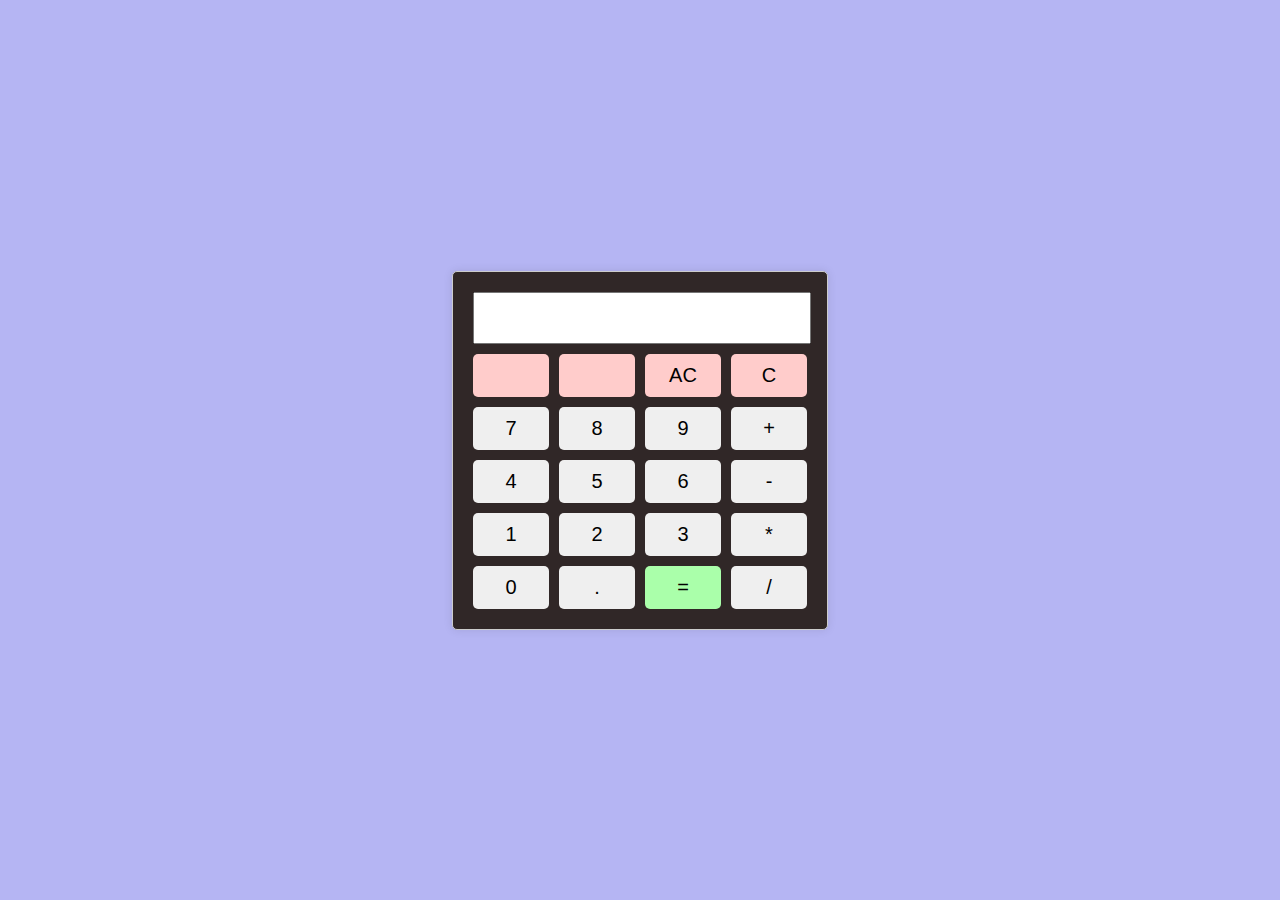
<file: Calculator/index.html>
<!DOCTYPE html>
<html lang="en">
<head>
    <meta charset="UTF-8">
    <meta name="viewport" content="width=device-width, initial-scale=1.0">
    <link rel="stylesheet" href="styles.css">
    <title>Calculator</title>
</head>
<body>
    <div class="calculator">
        
        <input type="text" id="display" readonly>
        
        <div class="buttons">
            <button class="blank"></button>
            <button class="blank"></button>
            <button class="allclear" onclick="allClear()">AC</button>
            <button class="clear" onclick="clear()">C</button>
            <button onclick="appendNumber('7')">7</button>
            <button onclick="appendNumber('8')">8</button>
            <button onclick="appendNumber('9')">9</button>
            <button onclick="appendOperator('+')">+</button>
            <button onclick="appendNumber('4')">4</button>
            <button onclick="appendNumber('5')">5</button>
            <button onclick="appendNumber('6')">6</button>
            <button onclick="appendOperator('-')">-</button>
            <button onclick="appendNumber('1')">1</button>
            <button onclick="appendNumber('2')">2</button>
            <button onclick="appendNumber('3')">3</button>
            <button onclick="appendOperator('*')">*</button>
            <button onclick="appendNumber('0')">0</button>
            <button onclick="appendNumber('.')">.</button>
            <button class="calculate" onclick="calculate()">=</button>
            <button onclick="appendOperator('/')">/</button>
        </div>
    </div>
    <script src="script.js"></script>
</body>
</html>
</file>
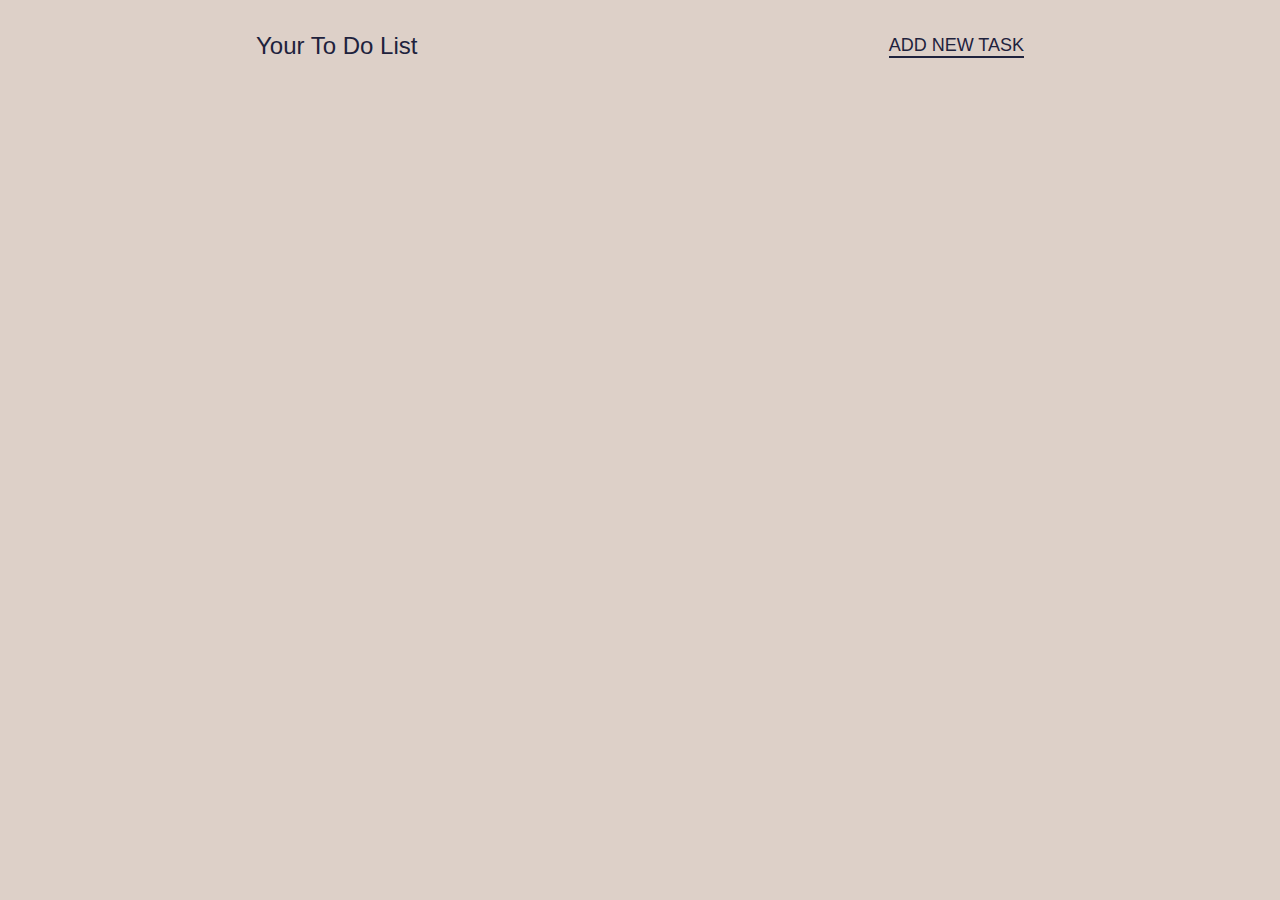
<file: To_Do_List/index.html>
<!DOCTYPE html>
<html lang="en">
  <head>
    <meta charset="UTF-8" />
    <meta http-equiv="X-UA-Compatible" content="IE=edge" />
    <meta name="viewport" content="width=device-width, initial-scale=1.0" />
    <title>A Basic To Do Webapp</title>
    <link rel="apple-touch-icon" sizes="180x180" href="/apple-touch-icon.png">
    <link rel="icon" type="image/png" sizes="32x32" href="/favicon-32x32.png">
    <link rel="icon" type="image/png" sizes="16x16" href="/favicon-16x16.png">
    <link rel="manifest" href="/site.webmanifest">
    <meta name="theme-color" content="#ffffff">
    <link
      href="https://fonts.googleapis.com/icon?family=Material+Icons"
      rel="stylesheet"
    />
    <link rel="stylesheet" href="./style.css" />
  </head>
  <body>
    <main>
      <div class="app">
        <header>
          <h1>Your To Do List</h1>
          <button id="create">Add New Task</button>
        </header>
        <div class="todo-list" id="list"></div>
      </div>
    </main>
    <script src="script.js"></script>
  </body>
</html>
</file>
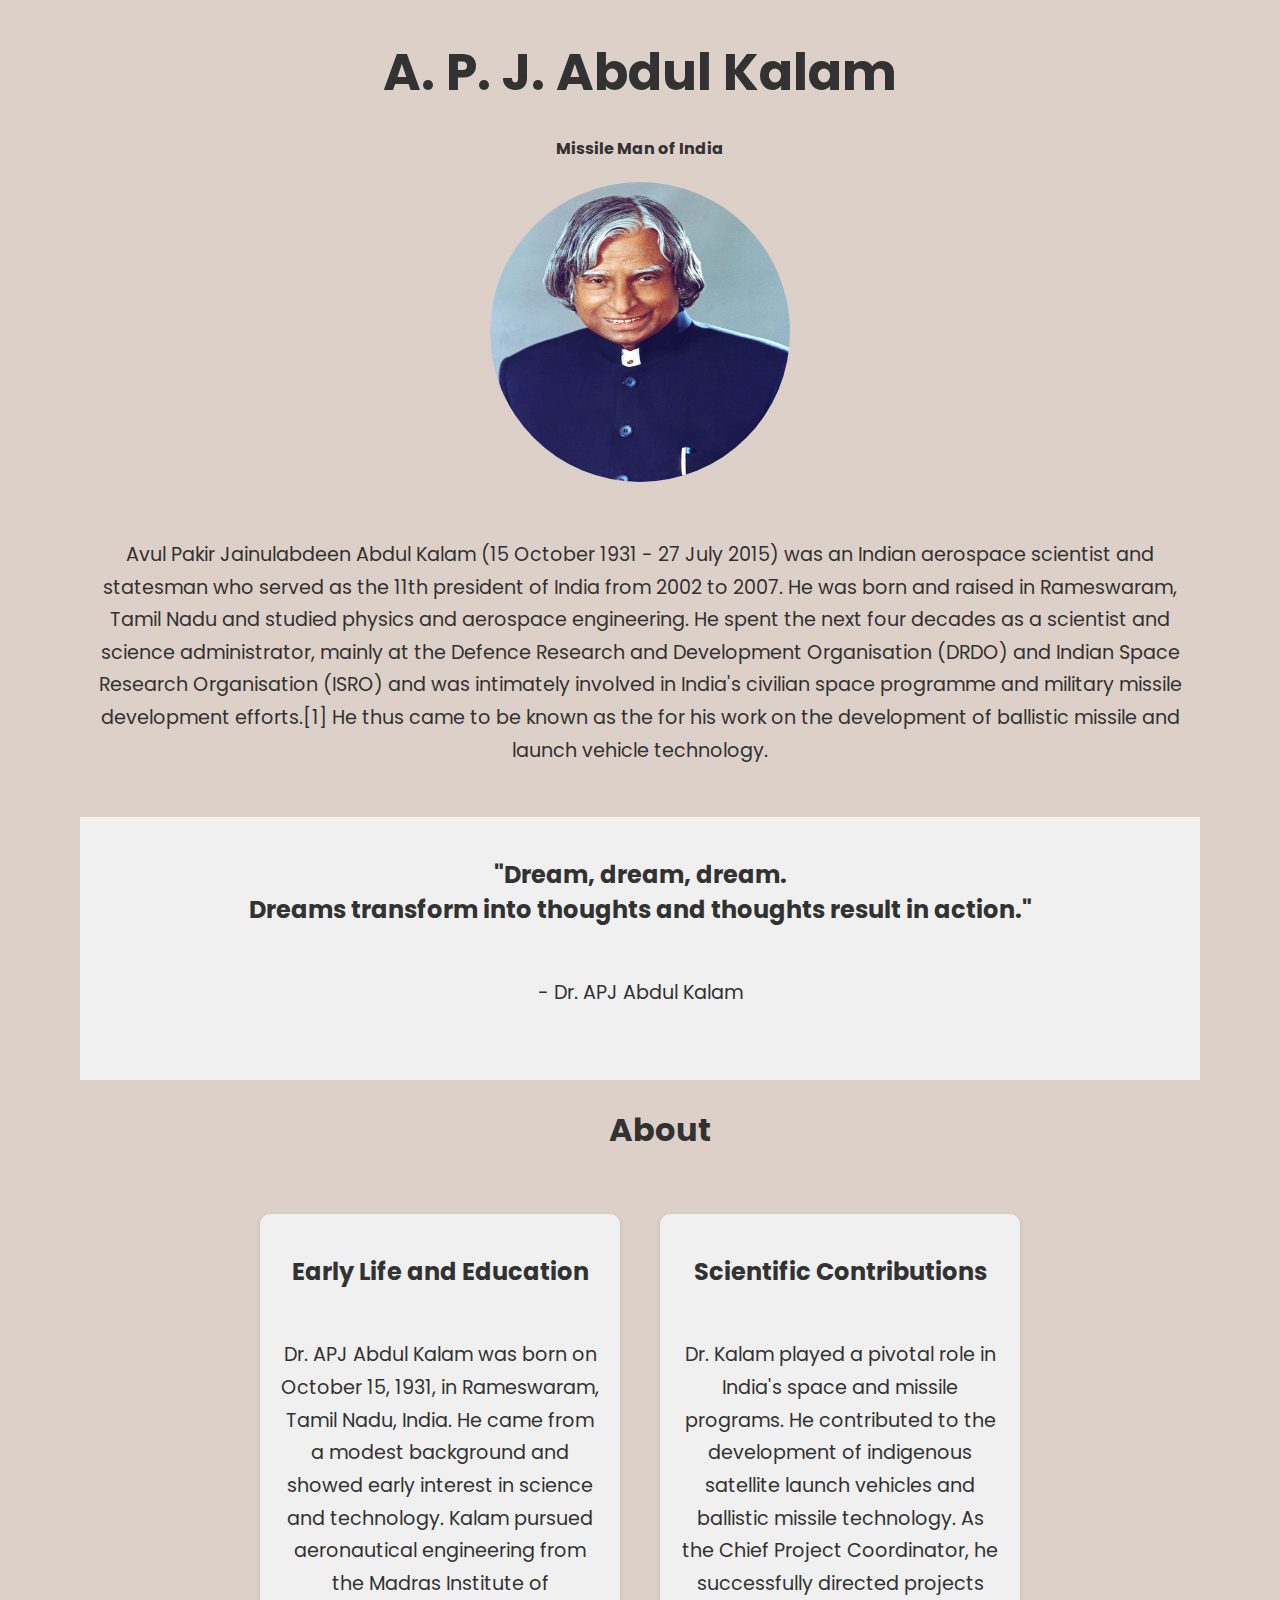
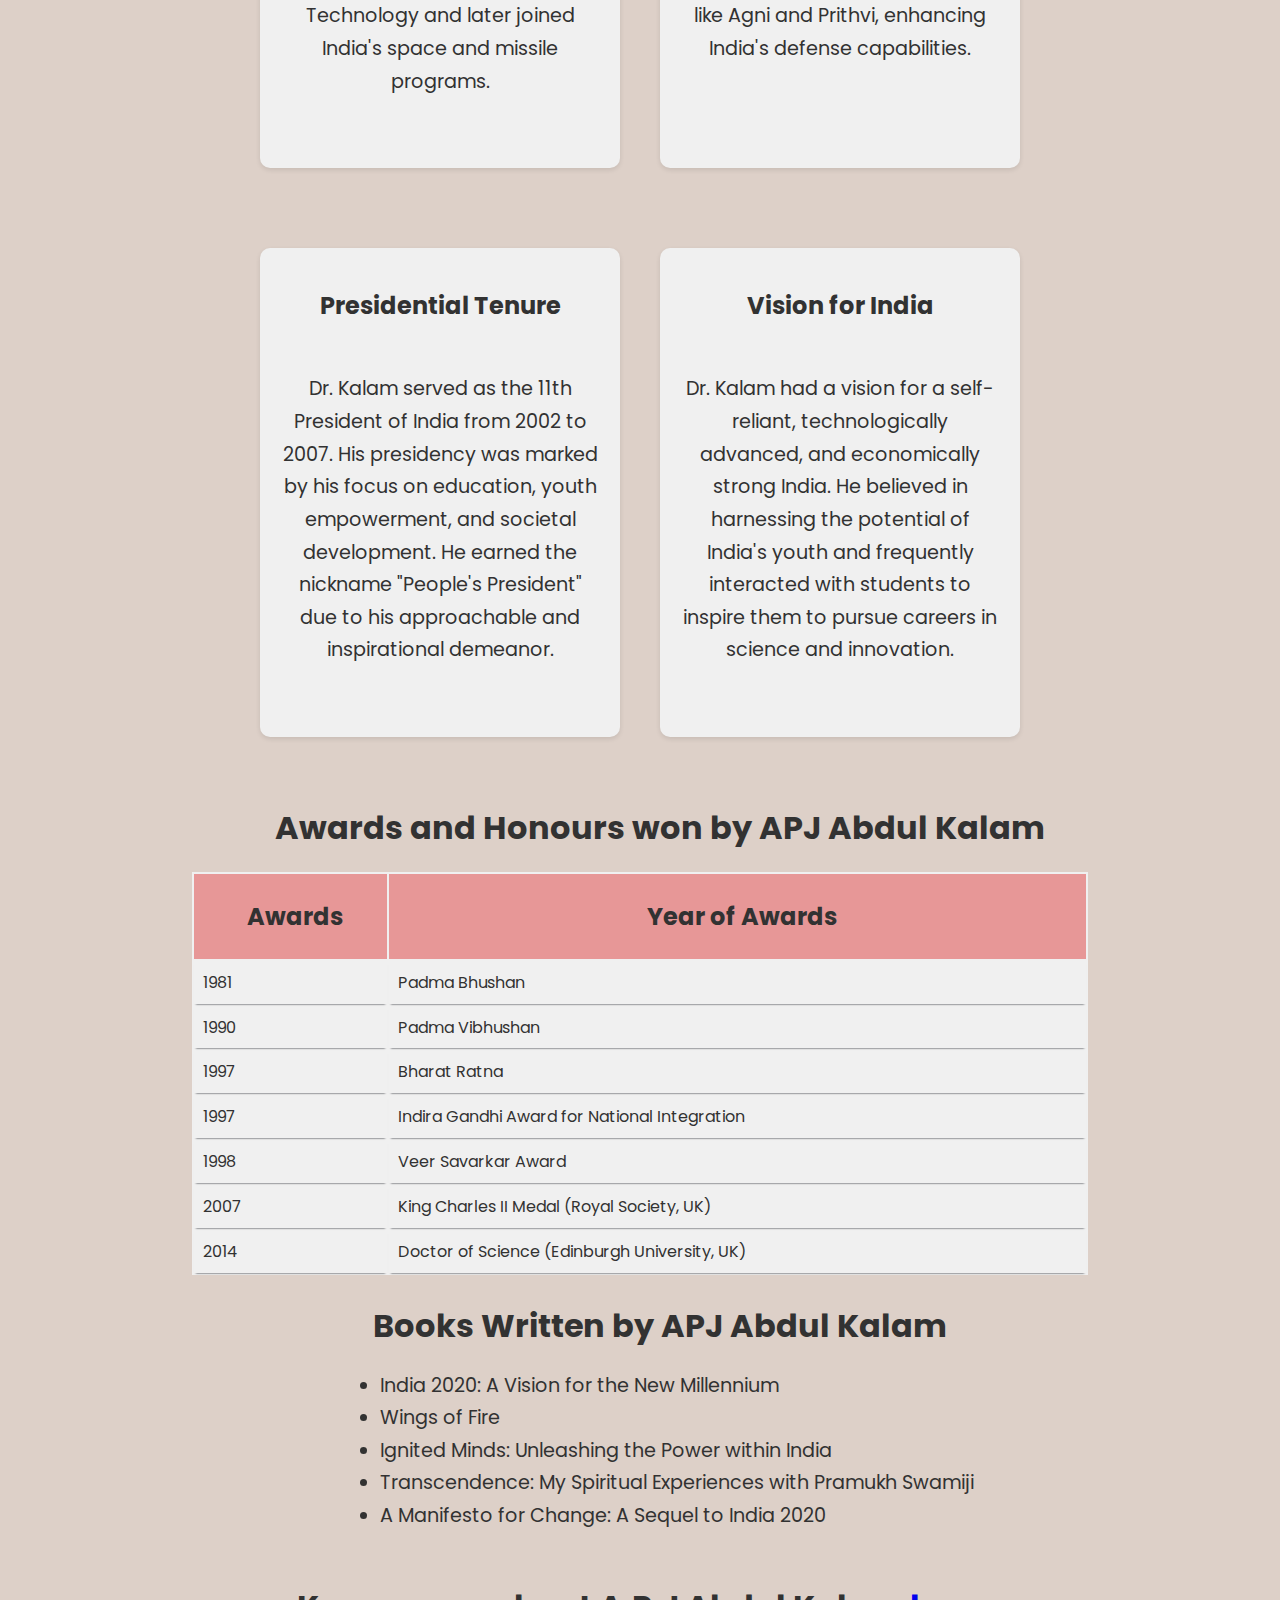
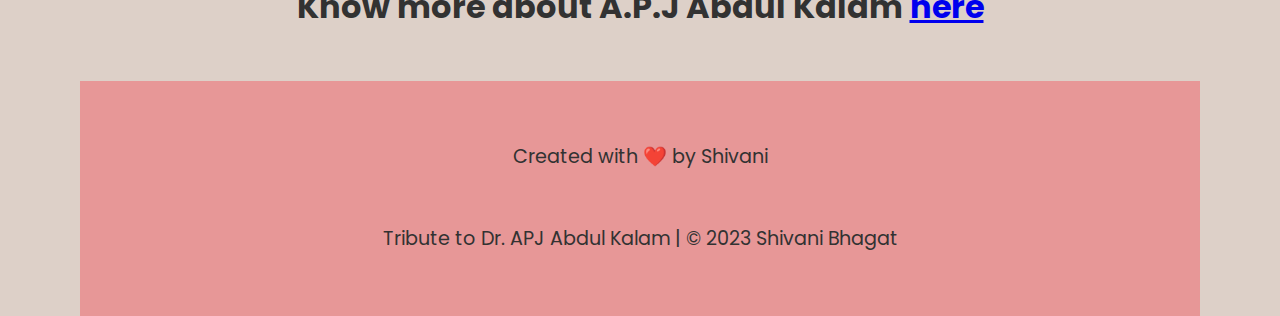
<file: Tribute/index.html>
<!DOCTYPE html>
<html lang="en" dir="ltr">

<head>
  <meta charset="utf-8">
  <title>APJ Abdul Kalam Tribute Page</title>
  <link rel="stylesheet" href="styles.css">
  <link href="https://fonts.googleapis.com/css2?family=Poppins:ital,wght@0,100;0,200;0,300;0,400;0,500;0,600;0,700;0,800;0,900;1,100;1,200;1,300;1,400;1,500;1,600;1,700;1,800;1,900&display=swap" rel="stylesheet">
</head>

<body> 

  <h1>A. P. J. Abdul Kalam</h1>
  <h4>Missile Man of India </h4>
  <img src="images/Kalam.jpg" alt="APJ Abdul Kalam" width="300" height="300">
  <div class="paragraph">
    <p>Avul Pakir Jainulabdeen Abdul Kalam (15 October 1931 - 27 July 2015) was 
        an Indian aerospace scientist and statesman who served as the 
        11th president of India from 2002 to 2007. He was born and raised in Rameswaram, Tamil Nadu 
        and studied physics and aerospace engineering. He spent the next four decades as a scientist 
        and science administrator, mainly at the Defence Research and Development Organisation (DRDO) 
        and Indian Space Research Organisation (ISRO) and was intimately involved in India's civilian space programme 
        and military missile development efforts.[1] He thus came to be known as the 
        for his work on the development of ballistic missile and launch vehicle technology.</p>
  </div>

  <section class="quote">
    <blockquote>
      <h2>"Dream, dream, dream. <br>Dreams transform into thoughts and thoughts result in action."</h2>
    </blockquote>
    <p>- Dr. APJ Abdul Kalam</p>
  </section>


  <main>
    <section id="intro">
      <h2 class="title">About</h2>
      <div class="container1">
        <div class="box1">
            <h2>Early Life and Education</h2>
            <p>
                Dr. APJ Abdul Kalam was born on October 15, 1931, in Rameswaram, Tamil Nadu, India. He came from a modest background and showed early interest in science and technology. Kalam pursued aeronautical engineering from the Madras Institute of Technology and later joined India's space and missile programs.
            </p>
        </div>
        <div class="box1">
          <h2>Scientific Contributions</h2>
          <p>
            Dr. Kalam played a pivotal role in India's space and missile programs. He contributed to the development of indigenous satellite launch vehicles and ballistic missile technology. As the Chief Project Coordinator, he successfully directed projects like Agni and Prithvi, enhancing India's defense capabilities.
          </p>
        </div>
      </div>
    </section>
    <section id="achievements">
      <div class="container1">
        <div class="box1">
          <h2>Presidential Tenure</h2>
          <p>
            Dr. Kalam served as the 11th President of India from 2002 to 2007. His presidency was marked by his focus on education, youth empowerment, and societal development. He earned the nickname "People's President" due to his approachable and inspirational demeanor.
          </p>
        </div>
        <div class="box1">
          <h2>Vision for India</h2>
          <p>
            Dr. Kalam had a vision for a self-reliant, technologically advanced, and economically strong India. He believed in harnessing the potential of India's youth and frequently interacted with students to inspire them to pursue careers in science and innovation.
          </p>
        </div>
      </div>
    </section>
  </main>
  


  <h2 class="title">Awards and Honours won by APJ Abdul Kalam</h2>
  <div class="table">
    <table class="container">
      <thead>
        <tr>
          <th>
            <h1>Awards</h1>
          </th>
          <th>
            <h1>Year of Awards</h1>
          </th>
        </tr>
      </thead>
      <tbody>
        <tr>
          <td>1981</td>
          <td>Padma Bhushan</td>
        </tr>
        <tr>
          <td>1990</td>
          <td>Padma Vibhushan</td>
        </tr>
        <tr>
          <td>1997</td>
          <td>Bharat Ratna</td>
        </tr>
        <tr>
          <td>1997</td>
          <td>Indira Gandhi Award for National Integration</td>
        </tr>
        <tr>
          <td>1998</td>
          <td>Veer Savarkar Award</td>
        </tr>
        <tr>
          <td>2007</td>
          <td>King Charles II Medal (Royal Society, UK)</td>
        </tr>
        <tr>
          <td>2014</td>
          <td>Doctor of Science (Edinburgh University, UK)</td>
        </tr>
      </tbody>
    </table>
  </div>


  <div class="">
    <h2 class="title">Books Written by APJ Abdul Kalam</h2>
    <ul>
      <li>India 2020: A Vision for the New Millennium</li>
      <li>Wings of Fire</li>
      <li>Ignited Minds: Unleashing the Power within India</li>
      <li> Transcendence: My Spiritual Experiences with Pramukh Swamiji</li>
      <li>A Manifesto for Change: A Sequel to India 2020</li>
      
    </ul>
  </div>
  
  
  <h3>Know more about A.P.J Abdul Kalam <a href="https://en.wikipedia.org/wiki/A._P._J._Abdul_Kalam">here</a></h3>
  <footer>
    <p>Created with ❤️ by Shivani</p>
    <p>Tribute to Dr. APJ Abdul Kalam | &copy; 2023 Shivani Bhagat</p>
  </footer>

</body>
</html>
</file>
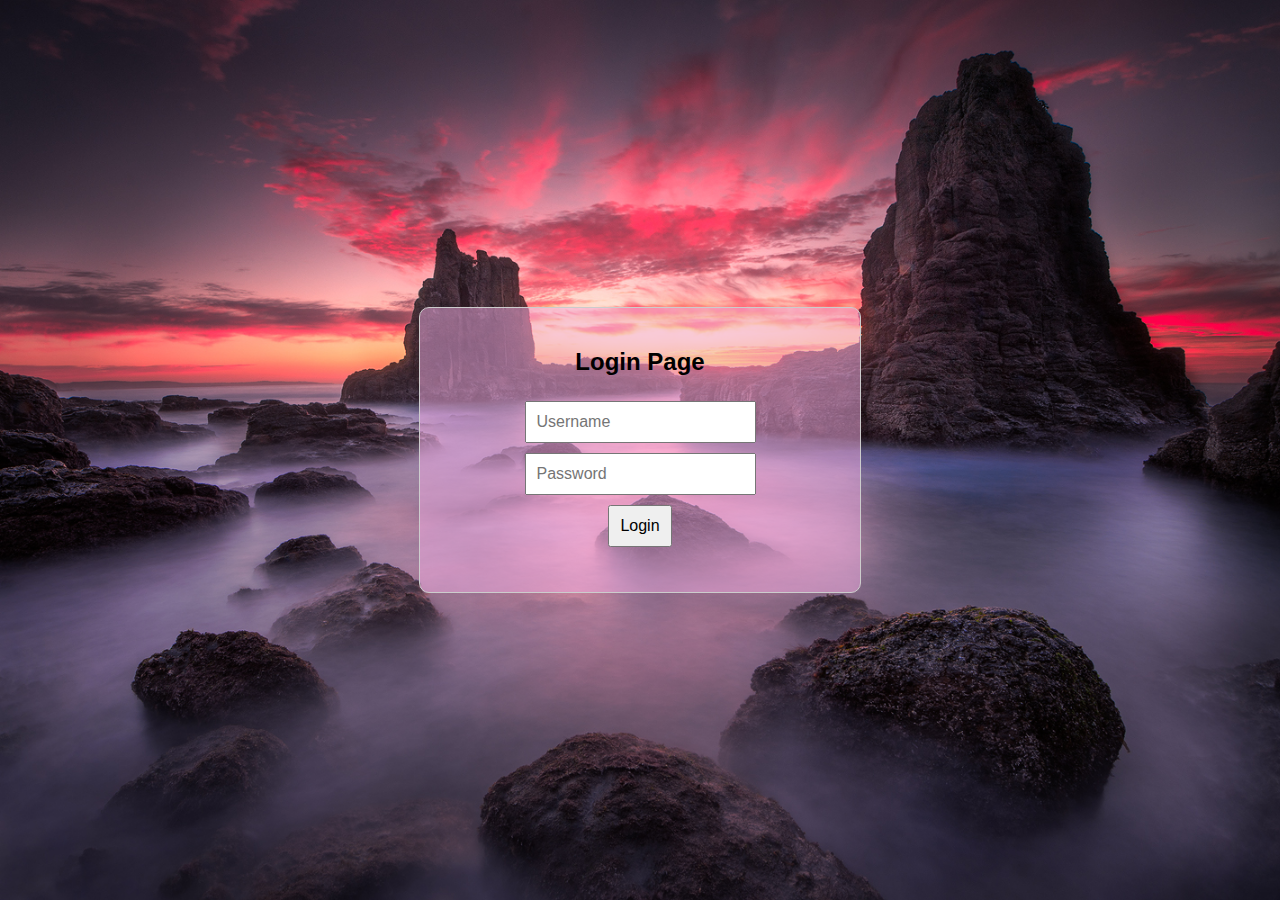
<file: login/login.html>
<!DOCTYPE html>
<html lang="en">
<head>
    <meta charset="UTF-8">
    <meta name="viewport" content="width=device-width, initial-scale=1.0">
    <title>Login</title>
    <link rel="stylesheet" href="styles.css">
</head>
<body>
    <div class="container">
        <h2>Login Page</h2>
        <form id="loginForm">
            <input type="text" id="loginUsername" placeholder="Username" required>
            <input type="password" id="loginPassword" placeholder="Password" required><br>
            <button type="submit">Login</button>
        </form>
    </div>

    <script src="login.js"></script>
    <script src="common.js"></script>

</body>
</html>
</file>
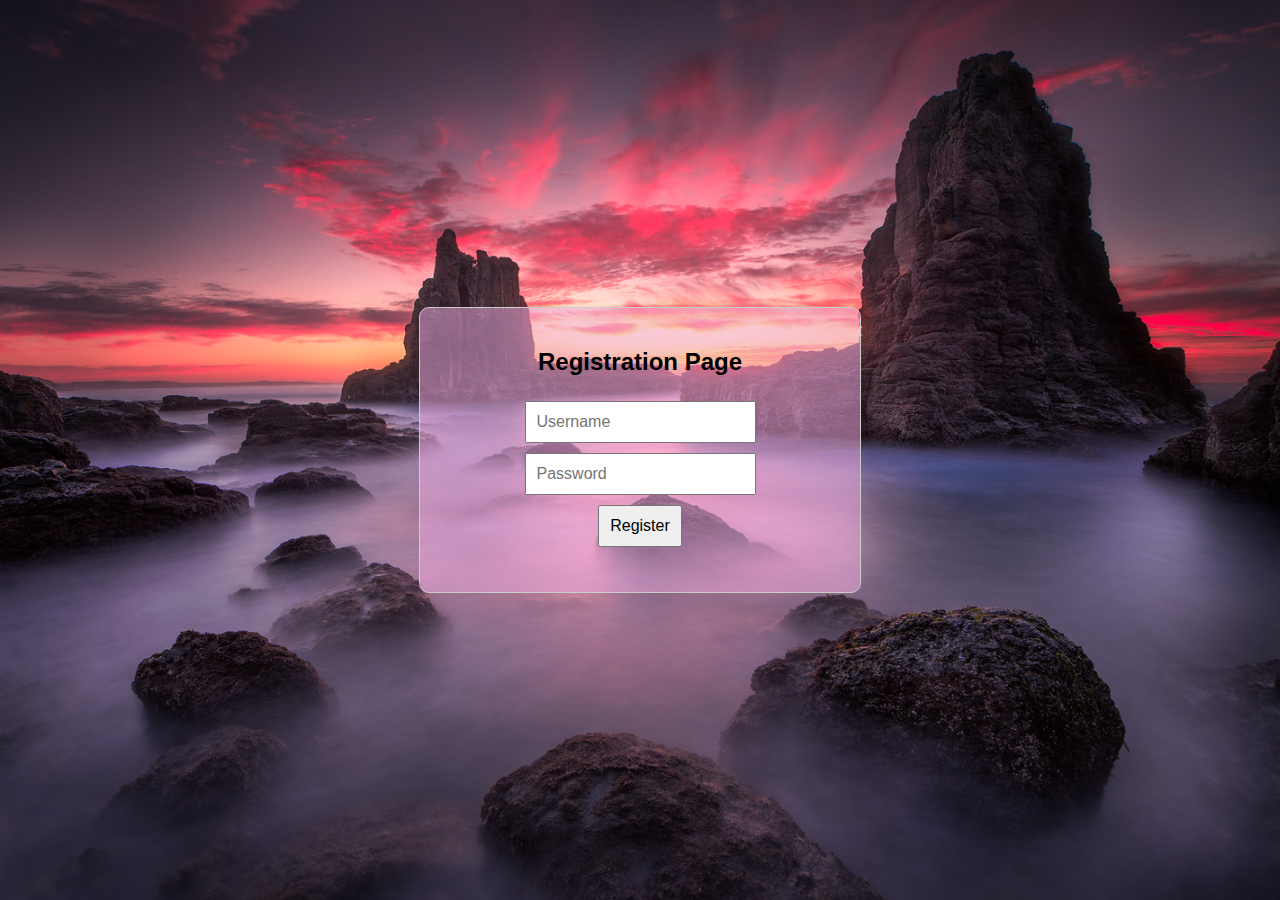
<file: login/register.html>
<!DOCTYPE html>
<html lang="en">
<head>
    <meta charset="UTF-8">
    <meta name="viewport" content="width=device-width, initial-scale=1.0">
    <title>Register</title>
    <link rel="stylesheet" href="styles.css">
</head>
<body>
    <div class="container">
        <h2>Registration Page</h2>
        <form id="registerForm">
            <input type="text" id="registerUsername" placeholder="Username" required>
            <input type="password" id="registerPassword" placeholder="Password" required><br>
            <button type="submit">Register</button>
        </form>
    </div>

    <script src="register.js"></script>
    <script src="common.js"></script>

</body>
</html>
</file>
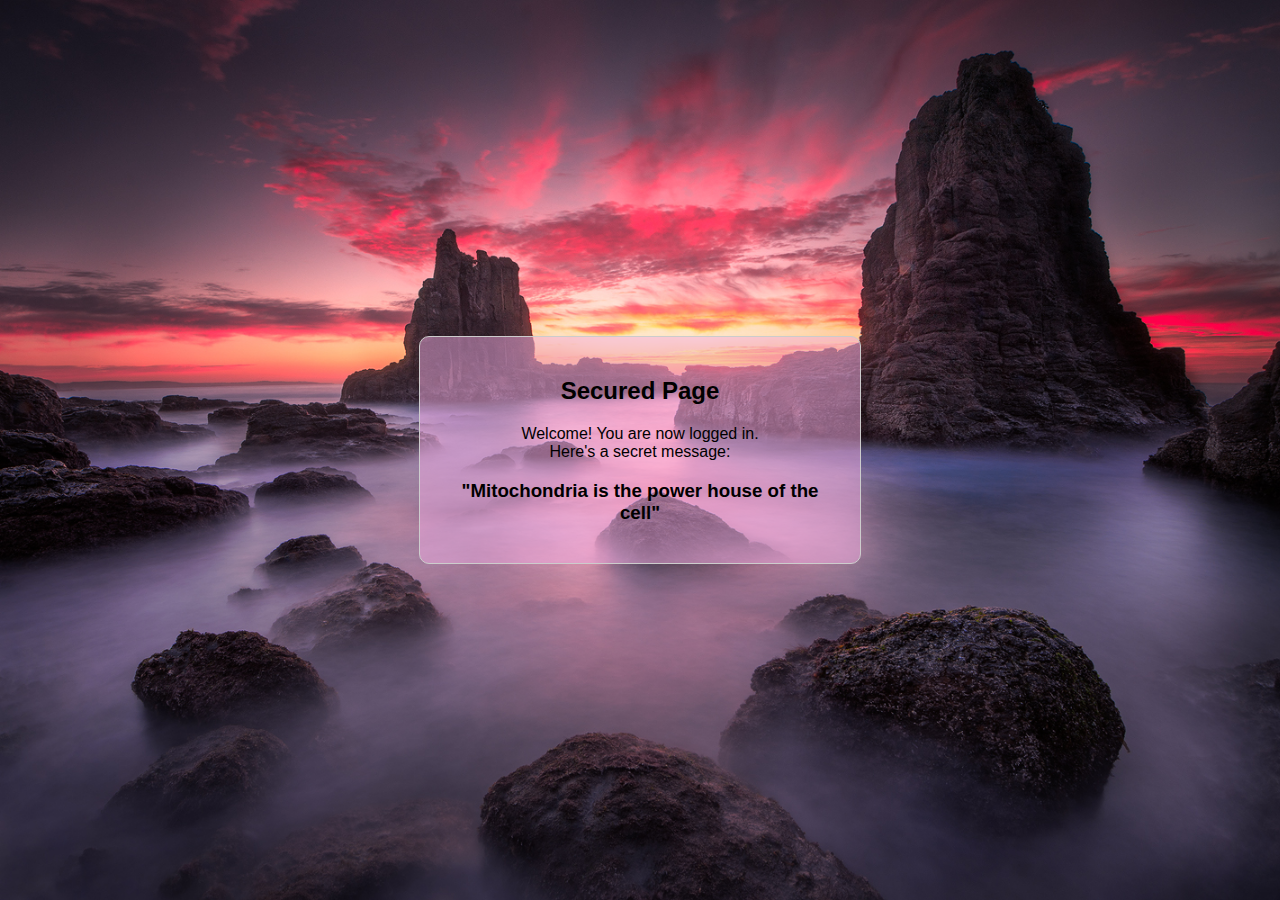
<file: login/secured.html>
<!DOCTYPE html>
<html lang="en">
<head>
    <meta charset="UTF-8">
    <meta name="viewport" content="width=device-width, initial-scale=1.0">
    <title>Secured Page</title>
    <link rel="stylesheet" href="styles.css">
</head>
<body>
    <div class="container">
        <h2>Secured Page</h2>
        <p>Welcome! You are now logged in. <br> Here's a secret message: <br>
            <h3>"Mitochondria is the power house of the cell"</h3></p>
    </div>
</body>
</html>
</file>
<file: Calculator/styles.css>
body {
    font-family: Arial, sans-serif;
    display: flex;
    justify-content: center;
    align-items: center;
    min-height: 100vh;
    margin: 0;
    background-color: rgb(181, 181, 243);
}

.calculator {
    border: 1px solid #ccc;
    padding: 20px;
    border-radius: 5px;
    box-shadow: 0 0 10px rgba(0, 0, 0, 0.1);
    background-color: rgb(48, 39, 39);
    text-align: center;
}

#display {
    width: 94%;
    font-size: 24px;
    padding: 10px;
    margin-bottom: 10px;
}

.buttons {
    display: grid;
    grid-template-columns: repeat(4, 1fr);
    grid-gap: 10px;
}

button {
    font-size: 20px;
    padding: 10px;
    border: none;
    border-radius: 5px;
    cursor: pointer;
}

.num {
    background-color: #f0f0f0;
}

.operator {
    background-color: #d1e0ff;
}

.clear {
    background-color: #ffcccb;
}

.allclear {
    background-color: #ffcccb;
}

.blank {
    background-color: #ffcccb;
}

.calculate {
    background-color: #aaffaa;
}
</file>
<file: To_Do_List/style.css>
* {
    margin: 0;
    padding: 0;
    box-sizing: border-box;
  
    font-family: sans-serif;
  }
  
  button {
    appearance: none;
    background: none;
    outline: none;
    border: none;
  
    cursor: pointer;
  }
  
  body {
    background-color: #DDD0C8;
    color: #fff;
  }
  
  main {
    min-height: 100vh;
    display: flex;
    justify-content: center;
    padding: 2rem 1.5rem;
  }
  
  .app {
    width: 100%;
    max-width: 768px;
  }
  
  .app header {
    display: flex;
    align-items: center;
    justify-content: space-between;
    margin-bottom: 1rem;
  }
  
  .app header h1 {
    color: #1e223d;
    font-size: 24px;
    font-weight: 400;
  }
  
  .app header button {
    color: #1e223d;
    font-size: 18px;
    border-bottom: 2px solid #1e223d;
    text-transform: uppercase;
  }
  
  .item {
    display: flex;
    align-items: center;
    justify-content: space-between;
    padding: 1.5rem;
    border-radius: 1rem;
    background-color: #1e223d;
    box-shadow: 0 0 4px rgba(0, 0, 0, 0.1);
    margin-bottom: 1.5rem;
  }
  
  .item:last-of-type {
    margin-bottom: 0;
  }
  
  .item input[type="checkbox"] {
    margin-right: 1rem;
  }
  
  .item input[type="text"] {
    appearance: none;
    background: none;
    border: none;
    outline: none;
    font-weight: 400;
    color: #fff;
    font-size: 20px;
    flex: 1 1 0%;
    margin-right: 1rem;
  }
  
  .item input[type="text"]:not(:disabled) {
    border-bottom: 2px solid #fff;
  }
  
  .item.complete {
    opacity: 0.7;
  }
  
  .item.complete input[type="text"] {
    text-decoration: line-through;
  }
  
  .item:hover,
  .item:focus-within {
    outline: 2px solid #fff;
  }
  
  .actions button {
    color: #ccc;
    margin-right: 1rem;
    opacity: 0.8;
    transform: 0.1s;
  }
  
  .actions button.remove-btn {
    color: crimson;
  }
  
  .actions button:hover {
    opacity: 1;
  }
  
  .actions button:last-of-type {
    margin-right: 0;
  }
</file>
<file: Tribute/styles.css>
body {
    font-family: "Poppins";
    text-align: center;
    background-color:#DDD0C8;
    margin: 0 80px;
    color:#A7A1AE;
  }
  
.container1 {
    max-width: 800px;
    margin: 0 auto;
    padding: 40px;
    display: flex;
    justify-content: space-between;
  }
  
.box1 {
    color: #323232;
    flex-basis: calc(50% - 20px);
    padding: 20px;
    margin-left: 20px;
    margin-right: 20px;
    background-color: #f0f0f0;
    border-radius: 10px;
    box-shadow: 0 2px 5px rgba(0, 0, 0, 0.1);
  }
  
  h1 {
    color: #323232;
    font-size: 3.2rem;
  }

  h2 {
    color: #323232;
    font-size: 24px;
    margin-bottom: 10px;
  }

  h3 {
    color: #323232;
    font-size: 2rem;
    margin: 50px 0;
  }

  h4 {
    color: #323232;
    margin-top: -10px;
  }
  
  p {
    color: #323232;
    line-height: 1.7;
    font-size: 1.2rem;
    margin: 50px 0;
  }
  
  ul {
    text-align: left;
    line-height: 1.7;
    font-size: 1.2rem;
    color: #323232;
    margin-left: 260px;
  }
  
  img {
    border-radius: 50%;
  }
  
  table {
    margin-left: auto;
    margin-right: auto;
    text-align: left;
  }
  
.title {
    text-align: center;
    margin-left: 40px;
    margin-bottom: 20px;
    font-weight: bold;
    font-size: 2rem;
  }
  
.container {
    text-align: left;
    overflow: hidden;
    width: 80%;
    margin: 0 auto;
    display: table;
    padding: 0 0 0 0;
    background-color: #f0f0f0;
  }

.container th h1 {
    font-weight: bold;
    font-size: 1.5rem;
    text-align: center;
    color: #323232;
  }
  
.container td {
    font-weight: normal;
    font-size: 1em;
    -webkit-box-shadow: 0 2px 2px -2px #0E1119;
    -moz-box-shadow: 0 2px 2px -2px #0E1119;
    box-shadow: 0 2px 2px -2px #0E1119;
    color: #323232;
  }
  
.container td, .container th {
    padding-bottom: 1%;
    padding-top: 1%;
    padding-left:1%;
  }

.container th {
    background-color: rgb(231, 151, 151);
  }
  
 .quote {
    text-align: center;
    background-color: #f0f0f0;
    padding: 20px;
  }

footer {
    text-align: center;
    padding: 10px;
    background-color: rgb(231, 151, 151);
    color: #fff;
}
</file>
<file: login/styles.css>
body {
    font-family: Arial, sans-serif;
    display: flex;
    justify-content: center;
    align-items: center;
    height: 100vh;
    margin: 0;
    background-image: url('background.jpg');
    background-size: cover; 
    background-repeat: no-repeat;
    background-color: rgba(243, 174, 228, 0.5);
    
}

.container {
    text-align: center;
    max-width: 400px;
    margin: auto;
    padding: 20px;
    border: 1px solid #ccc;
    border-radius: 10px;
    background-color: rgba(243, 174, 228, 0.5);
}

form {
    margin-bottom: 20px;
}

input, button {
    padding: 10px;
    margin: 5px;
    font-size: 16px;
}

button {
    cursor: pointer;
}
</file>
